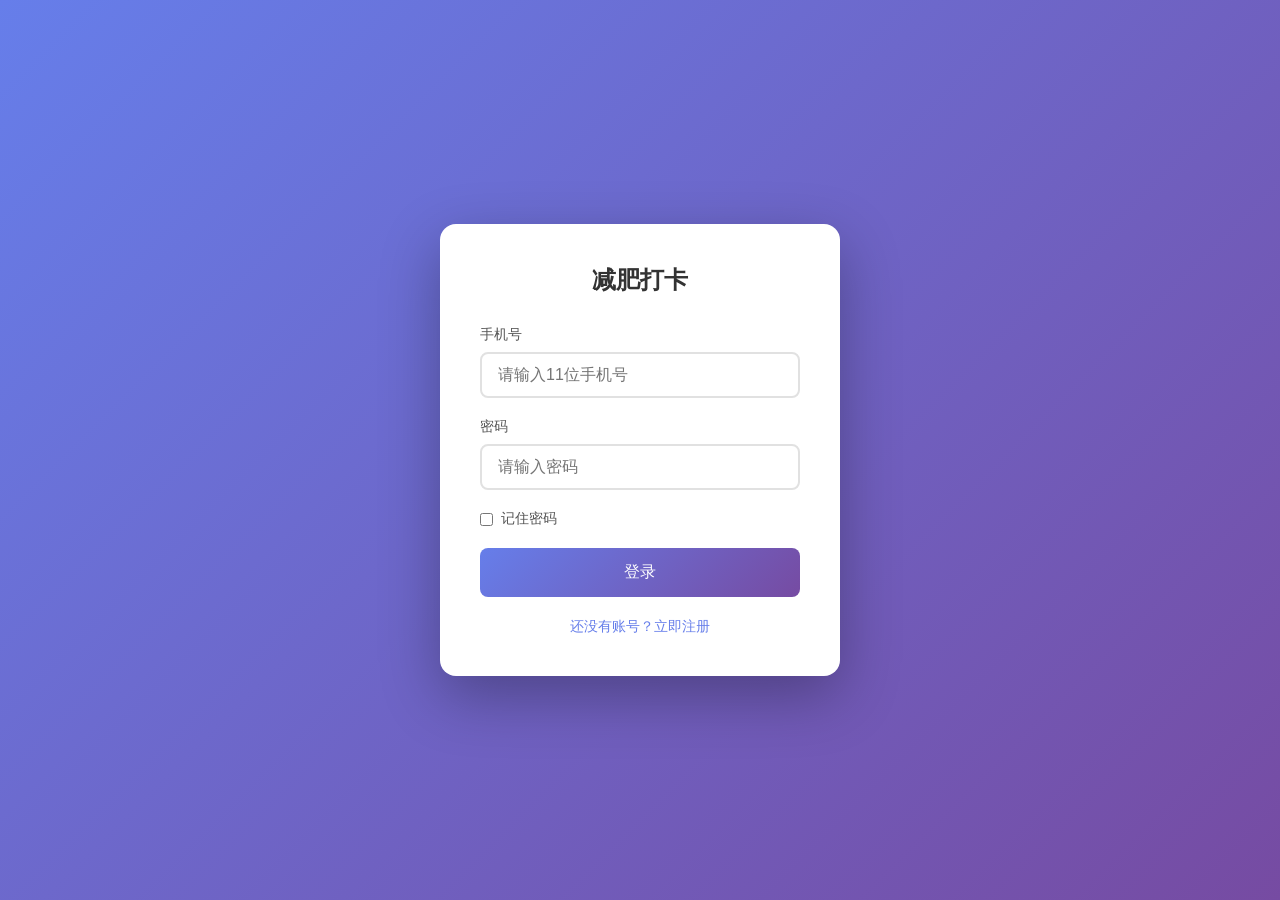
<file: templates/login.html>
<!DOCTYPE html>
<html lang="zh-CN">
<head>
    <meta charset="UTF-8">
    <meta name="viewport" content="width=device-width, initial-scale=1.0">
    <title>登录 - 减肥打卡</title>
    <style>
        * {
            margin: 0;
            padding: 0;
            box-sizing: border-box;
        }
        body {
            font-family: -apple-system, BlinkMacSystemFont, 'Segoe UI', Roboto, sans-serif;
            background: linear-gradient(135deg, #667eea 0%, #764ba2 100%);
            min-height: 100vh;
            display: flex;
            align-items: center;
            justify-content: center;
        }
        .login-container {
            background: white;
            padding: 40px;
            border-radius: 16px;
            box-shadow: 0 20px 60px rgba(0,0,0,0.3);
            width: 90%;
            max-width: 400px;
        }
        h1 {
            text-align: center;
            color: #333;
            margin-bottom: 30px;
            font-size: 24px;
        }
        .form-group {
            margin-bottom: 20px;
        }
        label {
            display: block;
            margin-bottom: 8px;
            color: #555;
            font-size: 14px;
        }
        input {
            width: 100%;
            padding: 12px 16px;
            border: 2px solid #e1e1e1;
            border-radius: 8px;
            font-size: 16px;
            transition: border-color 0.3s;
        }
        input:focus {
            outline: none;
            border-color: #667eea;
        }
        .btn {
            width: 100%;
            padding: 14px;
            background: linear-gradient(135deg, #667eea 0%, #764ba2 100%);
            color: white;
            border: none;
            border-radius: 8px;
            font-size: 16px;
            cursor: pointer;
            transition: transform 0.2s;
        }
        .btn:hover {
            transform: translateY(-2px);
        }
        .btn:disabled {
            opacity: 0.6;
            cursor: not-allowed;
        }
        .message {
            padding: 12px;
            border-radius: 8px;
            margin-bottom: 20px;
            font-size: 14px;
            display: none;
        }
        .message.error {
            background: #fee;
            color: #c00;
            border: 1px solid #fcc;
        }
        .message.success {
            background: #efe;
            color: #060;
            border: 1px solid #cfc;
        }
        .remember-me {
            display: flex;
            align-items: center;
            margin-bottom: 20px;
            cursor: pointer;
        }
        .remember-me input {
            width: auto;
            margin-right: 8px;
            cursor: pointer;
        }
        .remember-me label {
            margin-bottom: 0;
            cursor: pointer;
            font-size: 14px;
        }
        .links {
            text-align: center;
            margin-top: 20px;
        }
        .links a {
            color: #667eea;
            text-decoration: none;
            font-size: 14px;
        }
        .links a:hover {
            text-decoration: underline;
        }
    </style>
</head>
<body>
    <div class="login-container">
        <h1>减肥打卡</h1>
        <div id="message" class="message"></div>
        <form id="loginForm">
            <div class="form-group">
                <label for="phone">手机号</label>
                <input type="tel" id="phone" name="phone" placeholder="请输入11位手机号" required pattern="1[0-9]{10}">
            </div>
            <div class="form-group">
                <label for="password">密码</label>
                <input type="password" id="password" name="password" placeholder="请输入密码" required>
            </div>
            <div class="remember-me">
                <input type="checkbox" id="rememberMe" name="rememberMe">
                <label for="rememberMe">记住密码</label>
            </div>
            <button type="submit" class="btn" id="submitBtn">登录</button>
        </form>
        <div class="links">
            <a href="/register">还没有账号？立即注册</a>
        </div>
    </div>

    <script>
        const form = document.getElementById('loginForm');
        const messageEl = document.getElementById('message');
        const submitBtn = document.getElementById('submitBtn');
        const phoneInput = document.getElementById('phone');
        const passwordInput = document.getElementById('password');
        const rememberMeInput = document.getElementById('rememberMe');

        function showMessage(text, type) {
            messageEl.textContent = text;
            messageEl.className = 'message ' + type;
            messageEl.style.display = 'block';
        }

        function loadRememberedCredentials() {
            try {
                const saved = localStorage.getItem('diet_tracker_credentials');
                if (saved) {
                    const credentials = JSON.parse(saved);
                    phoneInput.value = credentials.phone || '';
                    passwordInput.value = credentials.password || '';
                    rememberMeInput.checked = credentials.rememberMe || false;
                }
            } catch (e) {
                console.log('加载保存的账号失败:', e);
            }
        }

        function saveCredentials(phone, password, remember) {
            try {
                if (remember) {
                    localStorage.setItem('diet_tracker_credentials', JSON.stringify({
                        phone: phone,
                        password: password,
                        rememberMe: true
                    }));
                } else {
                    localStorage.removeItem('diet_tracker_credentials');
                }
            } catch (e) {
                console.log('保存账号失败:', e);
            }
        }

        // 页面加载时读取保存的账号密码
        document.addEventListener('DOMContentLoaded', loadRememberedCredentials);

        form.addEventListener('submit', async (e) => {
            e.preventDefault();
            submitBtn.disabled = true;
            submitBtn.textContent = '登录中...';

            const phone = phoneInput.value;
            const password = passwordInput.value;
            const rememberMe = rememberMeInput.checked;

            try {
                const response = await fetch('/api/auth/login', {
                    method: 'POST',
                    headers: {
                        'Content-Type': 'application/json'
                    },
                    body: JSON.stringify({ phone, password })
                });

                const data = await response.json();

                if (data.success) {
                    // 根据勾选状态保存/删除密码
                    saveCredentials(phone, rememberMe ? password : '', rememberMe);
                    showMessage('登录成功！正在跳转...', 'success');
                    setTimeout(() => {
                        window.location.href = '/';
                    }, 500);
                } else {
                    showMessage(data.message || '登录失败', 'error');
                    submitBtn.disabled = false;
                    submitBtn.textContent = '登录';
                }
            } catch (error) {
                showMessage('网络错误，请重试', 'error');
                submitBtn.disabled = false;
                submitBtn.textContent = '登录';
            }
        });
    </script>
</body>
</html>
</file>
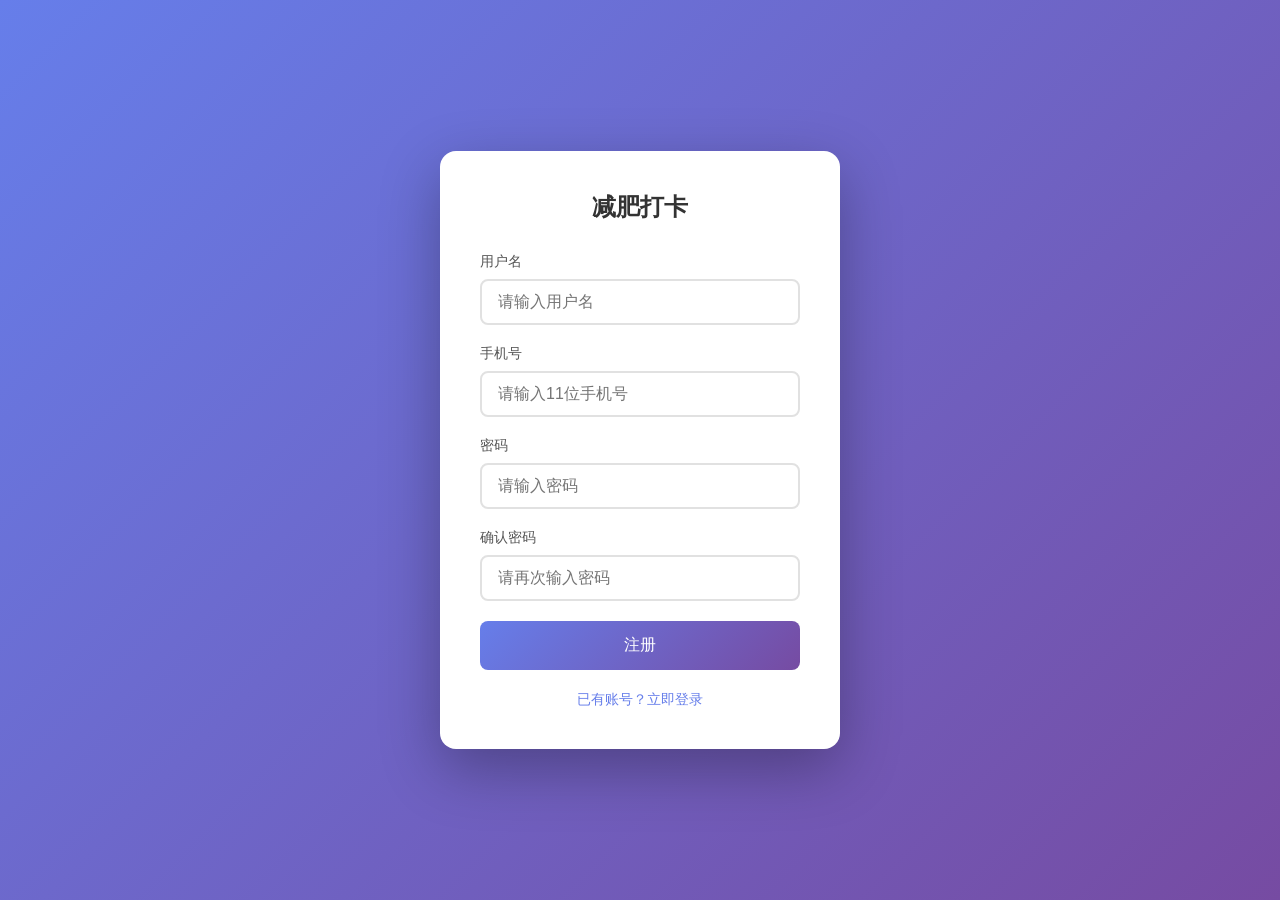
<file: templates/register.html>
<!DOCTYPE html>
<html lang="zh-CN">
<head>
    <meta charset="UTF-8">
    <meta name="viewport" content="width=device-width, initial-scale=1.0">
    <title>注册 - 减肥打卡</title>
    <style>
        * {
            margin: 0;
            padding: 0;
            box-sizing: border-box;
        }
        body {
            font-family: -apple-system, BlinkMacSystemFont, 'Segoe UI', Roboto, sans-serif;
            background: linear-gradient(135deg, #667eea 0%, #764ba2 100%);
            min-height: 100vh;
            display: flex;
            align-items: center;
            justify-content: center;
        }
        .register-container {
            background: white;
            padding: 40px;
            border-radius: 16px;
            box-shadow: 0 20px 60px rgba(0,0,0,0.3);
            width: 90%;
            max-width: 400px;
        }
        h1 {
            text-align: center;
            color: #333;
            margin-bottom: 30px;
            font-size: 24px;
        }
        .form-group {
            margin-bottom: 20px;
        }
        label {
            display: block;
            margin-bottom: 8px;
            color: #555;
            font-size: 14px;
        }
        input {
            width: 100%;
            padding: 12px 16px;
            border: 2px solid #e1e1e1;
            border-radius: 8px;
            font-size: 16px;
            transition: border-color 0.3s;
        }
        input:focus {
            outline: none;
            border-color: #667eea;
        }
        .btn {
            width: 100%;
            padding: 14px;
            background: linear-gradient(135deg, #667eea 0%, #764ba2 100%);
            color: white;
            border: none;
            border-radius: 8px;
            font-size: 16px;
            cursor: pointer;
            transition: transform 0.2s;
        }
        .btn:hover {
            transform: translateY(-2px);
        }
        .btn:disabled {
            opacity: 0.6;
            cursor: not-allowed;
        }
        .message {
            padding: 12px;
            border-radius: 8px;
            margin-bottom: 20px;
            font-size: 14px;
            display: none;
        }
        .message.error {
            background: #fee;
            color: #c00;
            border: 1px solid #fcc;
        }
        .message.success {
            background: #efe;
            color: #060;
            border: 1px solid #cfc;
        }
        .links {
            text-align: center;
            margin-top: 20px;
        }
        .links a {
            color: #667eea;
            text-decoration: none;
            font-size: 14px;
        }
        .links a:hover {
            text-decoration: underline;
        }
    </style>
</head>
<body>
    <div class="register-container">
        <h1>减肥打卡</h1>
        <div id="message" class="message"></div>
        <form id="registerForm">
            <div class="form-group">
                <label for="username">用户名</label>
                <input type="text" id="username" name="username" placeholder="请输入用户名" required>
            </div>
            <div class="form-group">
                <label for="phone">手机号</label>
                <input type="tel" id="phone" name="phone" placeholder="请输入11位手机号" required pattern="1[0-9]{10}">
            </div>
            <div class="form-group">
                <label for="password">密码</label>
                <input type="password" id="password" name="password" placeholder="请输入密码" required minlength="6">
            </div>
            <div class="form-group">
                <label for="confirmPassword">确认密码</label>
                <input type="password" id="confirmPassword" name="confirmPassword" placeholder="请再次输入密码" required>
            </div>
            <button type="submit" class="btn" id="submitBtn">注册</button>
        </form>
        <div class="links">
            <a href="/login">已有账号？立即登录</a>
        </div>
    </div>

    <script>
        const form = document.getElementById('registerForm');
        const messageEl = document.getElementById('message');
        const submitBtn = document.getElementById('submitBtn');

        function showMessage(text, type) {
            messageEl.textContent = text;
            messageEl.className = 'message ' + type;
            messageEl.style.display = 'block';
        }

        form.addEventListener('submit', async (e) => {
            e.preventDefault();
            submitBtn.disabled = true;
            submitBtn.textContent = '注册中...';

            const username = document.getElementById('username').value;
            const phone = document.getElementById('phone').value;
            const password = document.getElementById('password').value;
            const confirmPassword = document.getElementById('confirmPassword').value;

            if (password !== confirmPassword) {
                showMessage('两次密码输入不一致', 'error');
                submitBtn.disabled = false;
                submitBtn.textContent = '注册';
                return;
            }

            if (!/^1[0-9]{10}$/.test(phone)) {
                showMessage('请输入正确的11位手机号', 'error');
                submitBtn.disabled = false;
                submitBtn.textContent = '注册';
                return;
            }

            try {
                const response = await fetch('/api/auth/register', {
                    method: 'POST',
                    headers: {
                        'Content-Type': 'application/json'
                    },
                    body: JSON.stringify({ username, phone, password })
                });

                const data = await response.json();

                if (data.success) {
                    showMessage('注册成功！正在跳转...', 'success');
                    setTimeout(() => {
                        window.location.href = '/';
                    }, 500);
                } else {
                    showMessage(data.message || '注册失败', 'error');
                    submitBtn.disabled = false;
                    submitBtn.textContent = '注册';
                }
            } catch (error) {
                showMessage('网络错误，请重试', 'error');
                submitBtn.disabled = false;
                submitBtn.textContent = '注册';
            }
        });
    </script>
</body>
</html>
</file>
